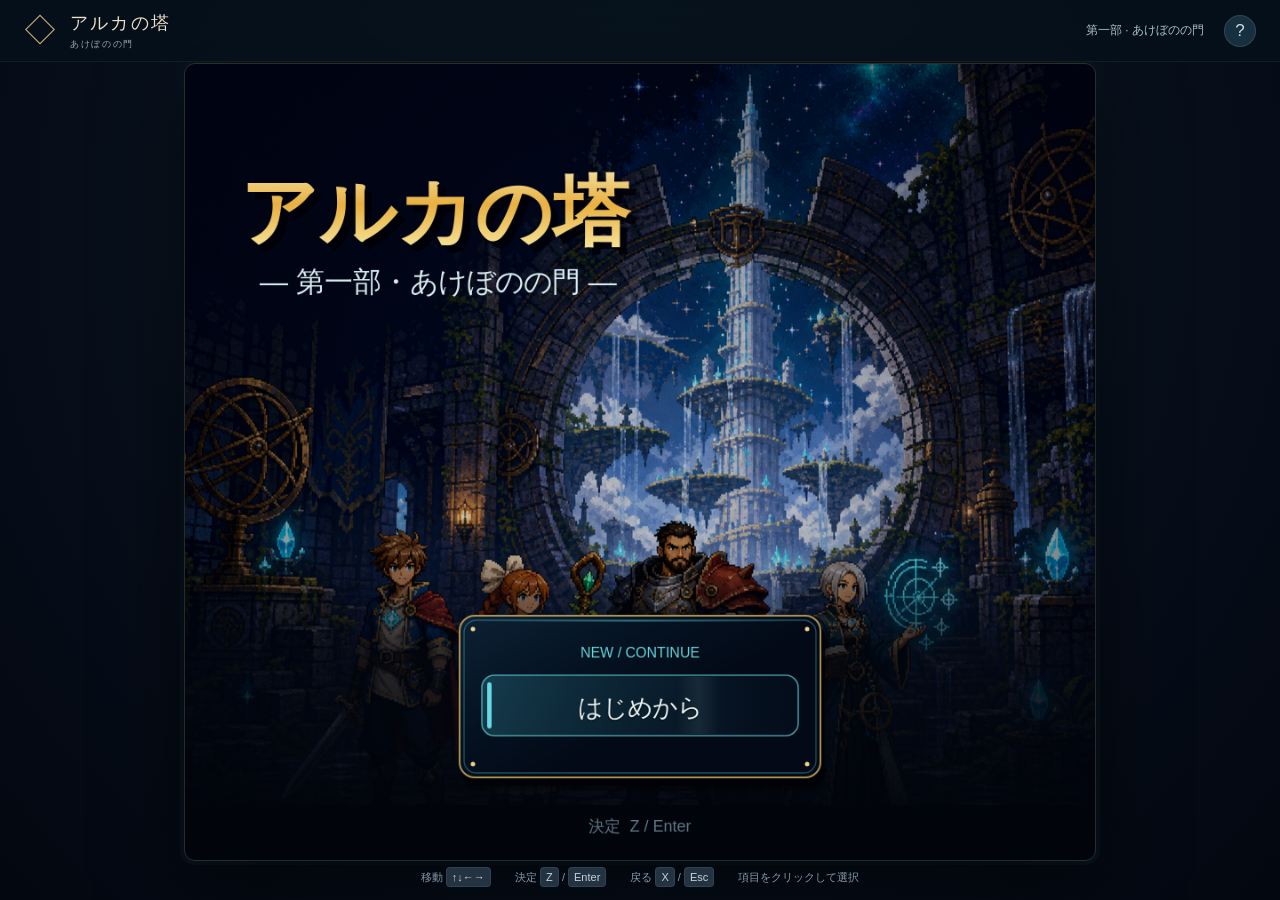
<file: index.html>
<!DOCTYPE html>
<html lang="ja">
<head>
<meta charset="UTF-8">
<meta name="viewport" content="width=device-width, initial-scale=1.0, user-scalable=no, viewport-fit=cover">
<title>アルカの塔 第一部 〜あけぼのの門〜</title>
<link rel="preload" as="image" href="assets/title-keyart-v3.png">
<link rel="preload" as="image" href="assets/v5/hero-field-v5.webp">
<style>
  * { margin: 0; padding: 0; box-sizing: border-box; }
  html, body {
    width: 100%; height: 100%;
    background: #000;
    overflow: hidden;
    touch-action: none;
    overscroll-behavior: none;
    -webkit-user-select: none; user-select: none;
  }
  #wrap {
    width: 100%; height: 100%;
    display: flex; align-items: center; justify-content: center;
    background: radial-gradient(circle at 50% 35%, #101c35 0, #050711 52%, #000 100%);
  }
  canvas {
    image-rendering: auto;
    background: #000;
    box-shadow: 0 0 0 1px #2d3b57, 0 0 46px rgba(44,94,151,.32), 0 18px 54px #000;
  }
  #hint {
    position: fixed; bottom: 6px; left: 0; right: 0;
    text-align: center;
    color: #74849b; font-family: monospace; font-size: 11px;
    pointer-events: none;
  }
  #touch-controls {
    display: none;
    position: fixed; z-index: 20; inset: 0;
    pointer-events: none;
  }
  .touch-ui #touch-controls { display: block; }
  .touch-ui #hint { display: none; }
  #move-zone {
    position: absolute; z-index: 1; inset: 0 42% 0 0;
    pointer-events: auto; touch-action: none;
  }
  #move-zone::after {
    content: "左側の好きな位置をタッチして移動";
    position: absolute; left: max(14px, env(safe-area-inset-left));
    bottom: max(10px, calc(env(safe-area-inset-bottom) + 4px));
    color: rgba(220,230,239,.42); font: 600 10px/1 sans-serif;
    text-shadow: 0 1px 3px #000; white-space: nowrap;
    transition: opacity .25s ease;
  }
  #move-zone.was-used::after { opacity: 0; }
  #floating-stick {
    display: none; position: absolute; width: 116px; height: 116px;
    margin: -58px 0 0 -58px; border-radius: 50%;
    border: 2px solid rgba(222,190,111,.72);
    background: radial-gradient(circle, rgba(57,105,123,.20) 0 36%, rgba(7,20,35,.58) 38% 100%);
    box-shadow: inset 0 0 0 3px rgba(74,135,151,.35), 0 8px 22px rgba(0,0,0,.65);
    backdrop-filter: blur(5px); -webkit-backdrop-filter: blur(5px);
    pointer-events: none;
  }
  #floating-stick.is-visible { display: block; }
  #stick-knob {
    position: absolute; left: 50%; top: 50%; width: 48px; height: 48px;
    margin: -24px 0 0 -24px; border-radius: 50%;
    border: 2px solid rgba(245,221,157,.92); background: rgba(34,92,112,.88);
    box-shadow: inset 0 0 0 2px rgba(147,208,215,.38), 0 3px 9px rgba(0,0,0,.65);
    will-change: transform;
  }
  .touch-actions {
    position: absolute;
    right: max(14px, env(safe-area-inset-right));
    bottom: max(28px, calc(env(safe-area-inset-bottom) + 20px));
    display: flex; align-items: flex-end; gap: 10px;
    pointer-events: auto; opacity: .48;
    filter: drop-shadow(0 8px 15px rgba(0,0,0,.65));
    transition: opacity .12s ease, filter .12s ease;
  }
  .touch-actions.is-active { opacity: .96; filter: drop-shadow(0 6px 12px rgba(0,0,0,.8)); }
  .touch-button {
    width: 54px; height: 54px; border-radius: 50%;
    border: 2px solid rgba(222,190,111,.9); color: #fff; background: rgba(9,25,42,.76);
    box-shadow: inset 0 0 0 2px rgba(79,139,156,.82), 0 3px 10px rgba(0,0,0,.55);
    font: 700 18px/1 sans-serif; -webkit-tap-highlight-color: transparent;
    touch-action: none; backdrop-filter: blur(5px); -webkit-backdrop-filter: blur(5px);
  }
  .touch-button:active, .touch-button.is-held { background: rgba(46,116,137,.96); transform: translateY(2px) scale(.97); }
  .touch-button.ok { width: 70px; height: 70px; background: rgba(92,37,47,.82); }
  .touch-button.cancel { font-size: 13px; }
  @media (orientation: landscape) and (max-height: 600px) {
    .touch-ui .touch-actions { right: max(10px, env(safe-area-inset-right)); bottom: max(14px, env(safe-area-inset-bottom)); opacity: .42; }
    .touch-ui .touch-actions.is-active { opacity: .94; }
    .touch-ui .touch-button { width: 48px; height: 48px; }
    .touch-ui .touch-button.ok { width: 62px; height: 62px; }
  }
</style>
<link rel="stylesheet" href="css/presentation-v7.css?v=2">
</head>
<body>
<header id="game-header"><div class="game-brand"><span class="tower-mark" aria-hidden="true">◇</span><span>アルカの塔<small>あけぼのの門</small></span></div><span id="scene-label">第一部 · あけぼのの門</span><button id="help-button" aria-label="操作ガイドと表示設定">?</button></header>
<div id="wrap"><canvas id="screen" width="1024" height="896"></canvas></div>
<div id="hint"><span>移動 <kbd>↑↓←→</kbd></span><span>決定 <kbd>Z</kbd> / <kbd>Enter</kbd></span><span>戻る <kbd>X</kbd> / <kbd>Esc</kbd></span><span>項目をクリックして選択</span></div>
<div id="mobile-guide"><span id="control-help">左側の好きな位置からスライドして移動</span><small id="mobile-note">指に追従するフローティング操作</small></div>
<div id="touch-controls" aria-label="ゲーム操作">
  <div id="move-zone" aria-label="好きな位置から移動">
    <div id="floating-stick" aria-hidden="true"><div id="stick-knob"></div></div>
  </div>
  <div class="touch-actions">
    <button class="touch-button cancel" data-key="cancel" aria-label="戻る・メニュー">戻る<br>メニュー</button>
    <button class="touch-button ok" data-key="ok" aria-label="決定・話す">決定</button>
  </div>
</div>
<dialog id="help-panel" aria-labelledby="help-title"><button id="help-close" aria-label="ガイドを閉じる">×</button><span class="guide-eyebrow">ADVENTURE GUIDE</span><h1 id="help-title">冒険の操作</h1><p>移動は方向キー、または画面左側を好きな位置からスライド。指を離すと止まります。</p><p>メニューや戦闘では項目を直接タップして選択し、もう一度タップすると決定します。画面の上下スライド、方向キーの長押しでも選べます。</p><p>決定は <kbd>Z</kbd> / <kbd>Enter</kbd>、戻る・メニューは <kbd>X</kbd> / <kbd>Esc</kbd>。会話は画面をタップしても進められます。</p><label class="motion-option"><input type="checkbox" id="gentle-motion">画面の揺れや演出を控えめにする</label><small>歩行や移動の滑らかさは保ちます。</small></dialog>
<script src="js/audio.js?v=2"></script>
<script src="js/art-v3.js?v=7"></script>
<script src="js/chars-v3.js?v=6"></script>
<script src="js/data.js?v=9"></script>
<script src="js/maps.js?v=17"></script>
<script src="js/battle.js?v=27"></script>
<script src="js/game.js?v=55"></script>
<script src="js/ui-v7.js?v=3"></script>
<script src="js/controls-v7.js?v=3"></script>
</body>
</html>
</file>
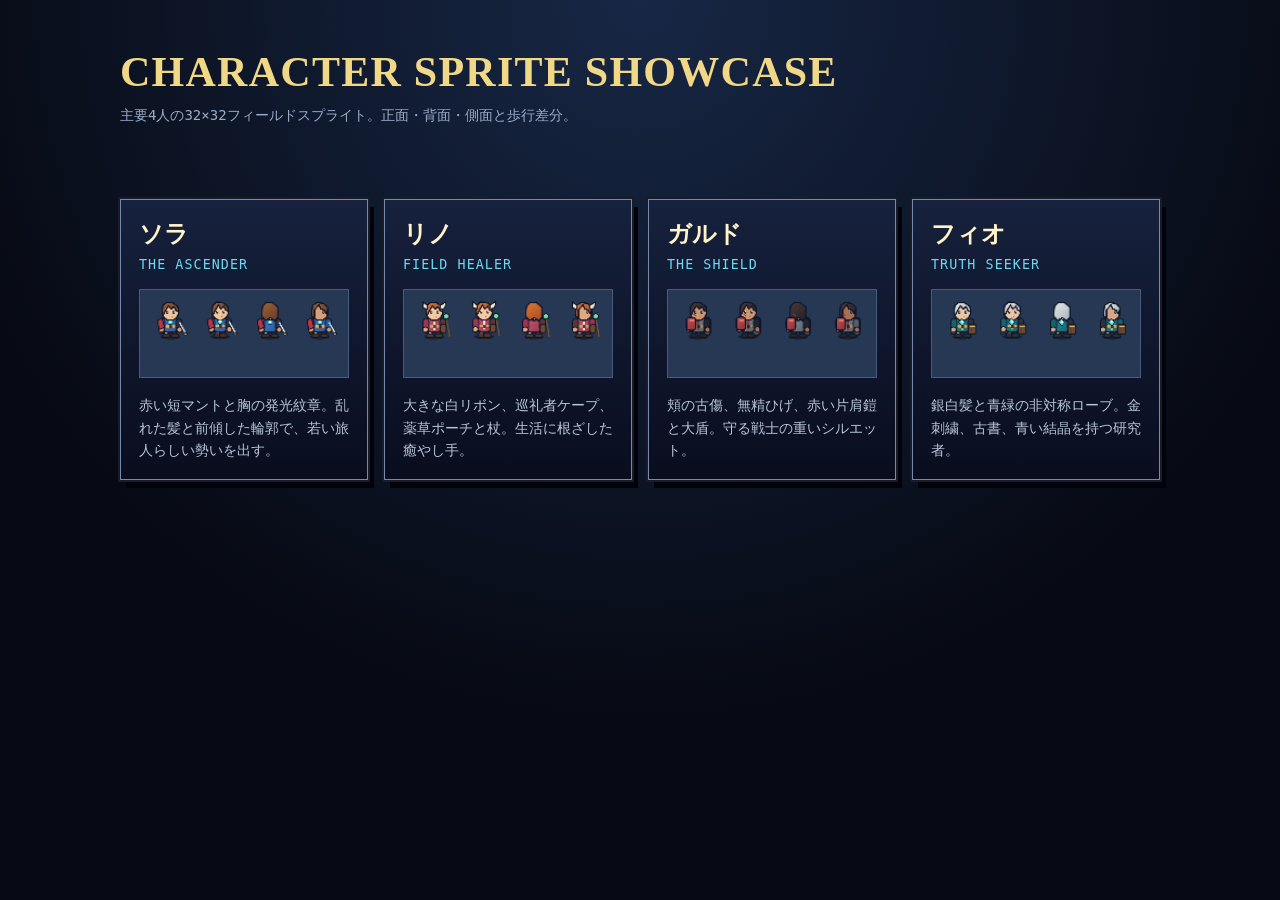
<file: docs/character-showcase.html>
<!DOCTYPE html>
<html lang="ja">
<head>
<meta charset="UTF-8">
<meta name="viewport" content="width=device-width,initial-scale=1">
<title>アルカの塔 — Character Sprite Showcase</title>
<style>
  :root { color-scheme: dark; font-family: "Hiragino Kaku Gothic ProN", monospace; }
  * { box-sizing: border-box; }
  body { margin: 0; min-height: 100vh; color: #eef4ff; background: radial-gradient(circle at 50% 0, #172745, #070a14 65%); }
  main { width: min(1040px, calc(100% - 32px)); margin: auto; padding: 48px 0 64px; }
  h1 { margin: 0; font: 700 clamp(24px, 4vw, 42px)/1.15 "Hiragino Mincho ProN", serif; letter-spacing: .03em; color: #f1d887; }
  .lead { color: #9badca; margin: 8px 0 28px; }
  .grid { display: grid; grid-template-columns: repeat(auto-fit, minmax(220px, 1fr)); gap: 16px; }
  article { border: 1px solid #7589ac; outline: 2px solid #171b2a; background: linear-gradient(#16213d, #090d1e); padding: 18px; box-shadow: 6px 8px 0 #02030a; }
  h2 { margin: 0 0 4px; color: #fff4c6; }
  small { color: #6ed9f1; letter-spacing: .08em; }
  canvas { display: block; width: 100%; height: auto; margin: 16px 0; background: #263853; image-rendering: auto; border: 1px solid #465b7d; }
  p { min-height: 4.8em; margin: 0; color: #b9c6da; line-height: 1.6; font-size: 14px; }
</style>
</head>
<body>
<main>
  <h1>CHARACTER SPRITE SHOWCASE</h1>
  <p class="lead">主要4人の32×32フィールドスプライト。正面・背面・側面と歩行差分。</p>
  <section class="grid" id="grid"></section>
</main>
<script src="../js/art-v3.js?v=6"></script>
<script src="../js/chars-v3.js?v=6"></script>
<script>
  Art.init(); CharGen.install();
  const CHARS = [
    ['hero', 'ソラ', 'THE ASCENDER', '赤い短マントと胸の発光紋章。乱れた髪と前傾した輪郭で、若い旅人らしい勢いを出す。'],
    ['rino', 'リノ', 'FIELD HEALER', '大きな白リボン、巡礼者ケープ、薬草ポーチと杖。生活に根ざした癒やし手。'],
    ['gald', 'ガルド', 'THE SHIELD', '頬の古傷、無精ひげ、赤い片肩鎧と大盾。守る戦士の重いシルエット。'],
    ['fio', 'フィオ', 'TRUTH SEEKER', '銀白髪と青緑の非対称ローブ。金刺繍、古書、青い結晶を持つ研究者。'],
  ];
  const grid = document.getElementById('grid');
  for (const [id, name, role, desc] of CHARS) {
    const article = document.createElement('article');
    article.innerHTML = `<h2>${name}</h2><small>${role}</small><canvas width="192" height="80"></canvas><p>${desc}</p>`;
    const c = article.querySelector('canvas'), g = c.getContext('2d');
    g.imageSmoothingEnabled = true;
    g.imageSmoothingQuality = 'high';
    const frames = ['d0','d1','u0','r0'];
    for (let i = 0; i < 4; i++) {
      const key = `${id}_${frames[i]}`;
      const sprite = Art.get(key);
      if (sprite) g.drawImage(sprite, 8 + i * 46, 8, 40, 40);
    }
    grid.appendChild(article);
  }
</script>
</body>
</html>
</file>
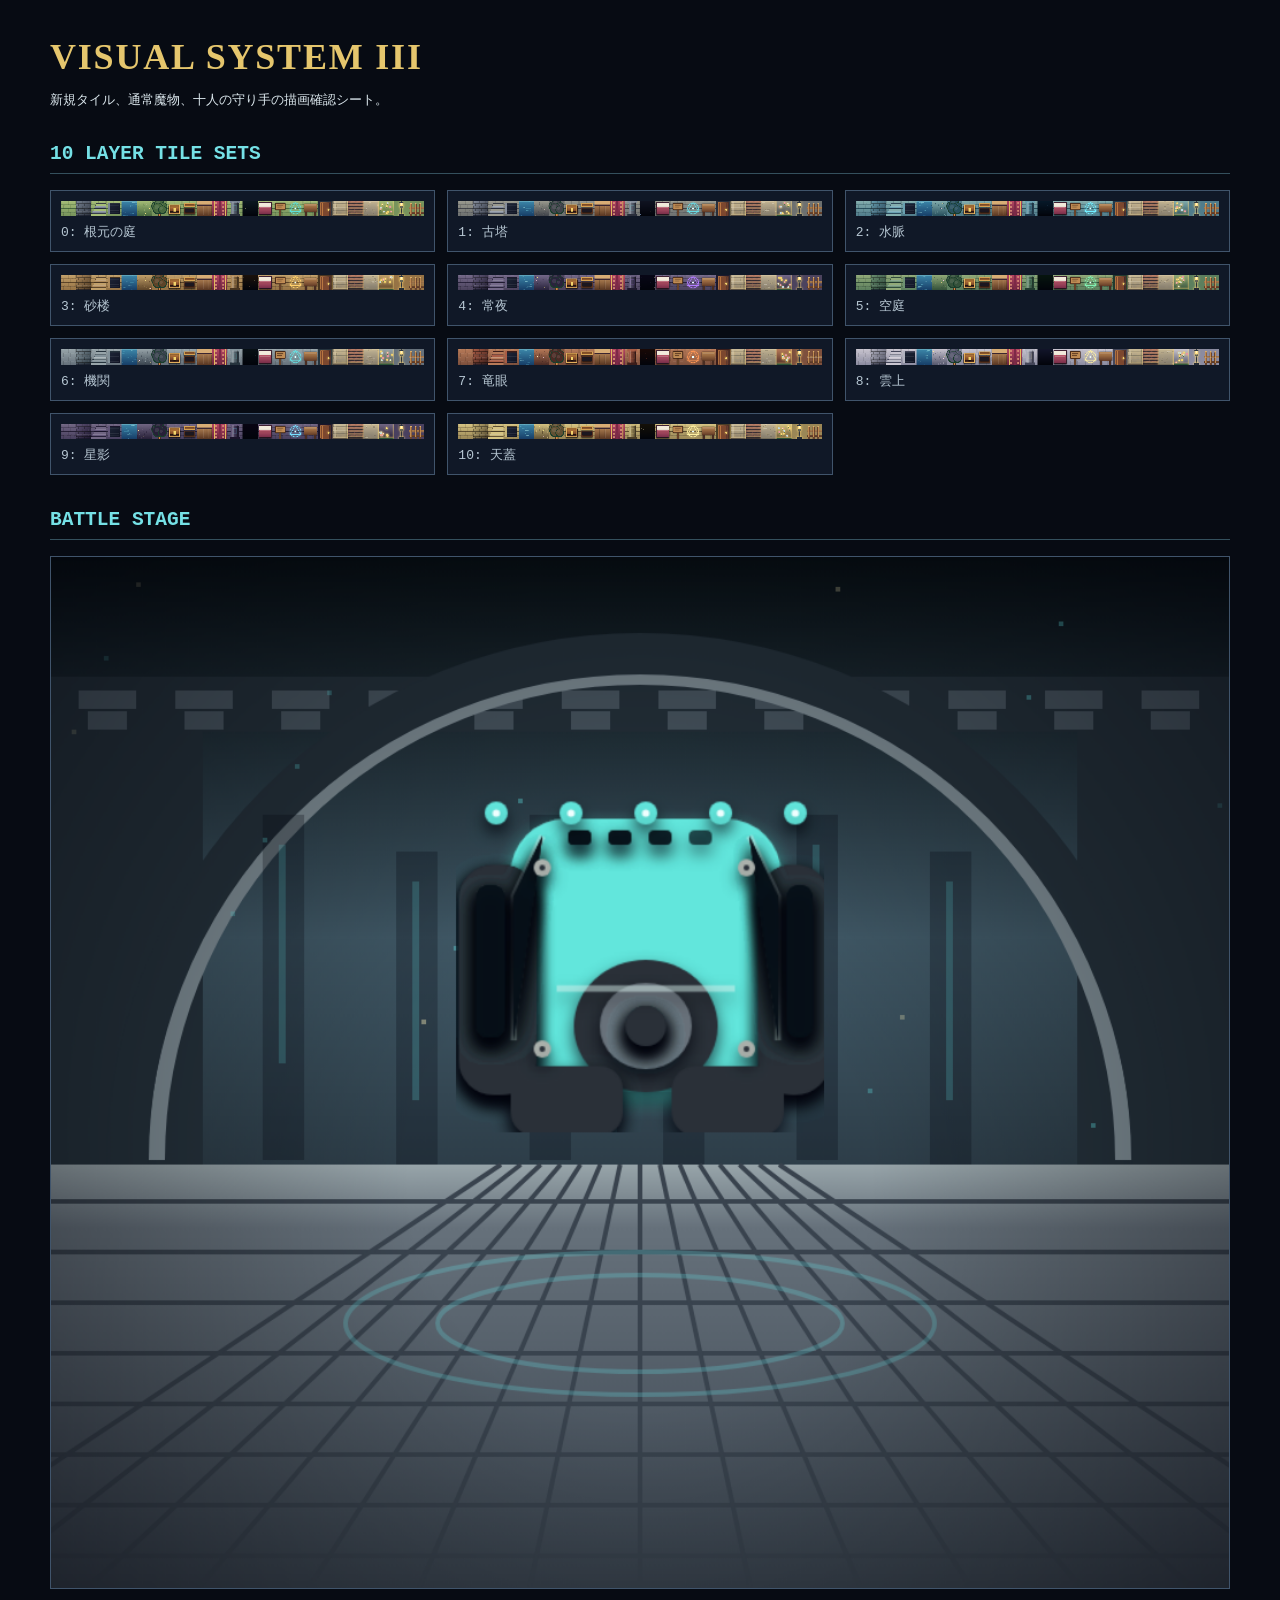
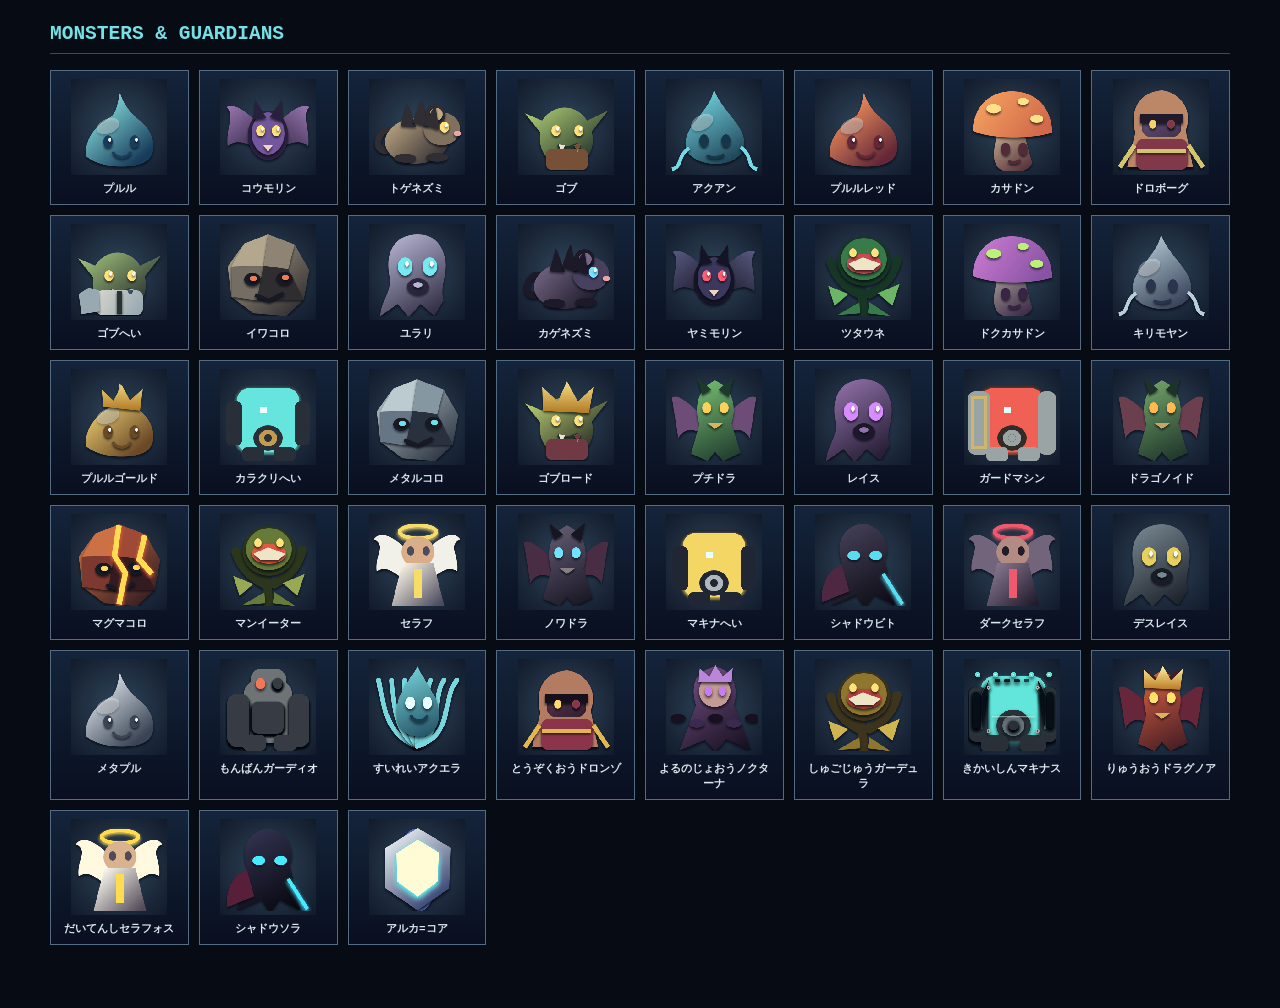
<file: docs/visual-showcase.html>
<!DOCTYPE html><html lang="ja"><head><meta charset="UTF-8"><meta name="viewport" content="width=device-width,initial-scale=1">
<title>アルカの塔 Visual System III</title><style>
*{box-sizing:border-box}body{margin:0;background:#070b13;color:#dce8ee;font-family:monospace}main{width:min(1180px,calc(100% - 32px));margin:auto;padding:36px 0 60px}h1{margin:0;color:#e5c66d;font:700 36px serif;letter-spacing:.05em}h2{margin-top:34px;color:#75e1e6;border-bottom:1px solid #34505d;padding-bottom:8px}.grid{display:grid;grid-template-columns:repeat(auto-fit,minmax(136px,1fr));gap:10px}.card{background:linear-gradient(#14243a,#090f20);border:1px solid #536c84;padding:8px;text-align:center}.card canvas{width:96px;height:96px;image-rendering:auto;background:radial-gradient(circle,#30465b,#111a2a);display:block;margin:auto}.card b{display:block;margin-top:6px;font-size:11px}.tiles{display:grid;grid-template-columns:repeat(auto-fit,minmax(340px,1fr));gap:12px}.tier{background:#101827;border:1px solid #40546b;padding:10px}.tier canvas{width:100%;height:auto;image-rendering:auto;display:block}.tier span{display:block;margin-top:7px;color:#b6c6d2}.battle{width:100%;height:auto;display:block;border:1px solid #40546b}</style></head>
<body><main><h1>VISUAL SYSTEM III</h1><p>新規タイル、通常魔物、十人の守り手の描画確認シート。</p><h2>10 LAYER TILE SETS</h2><section class="tiles" id="tiles"></section><h2>BATTLE STAGE</h2><canvas class="battle" id="battle" width="1024" height="896"></canvas><h2>MONSTERS &amp; GUARDIANS</h2><section class="grid" id="sprites"></section></main>
<script src="../js/art-v3.js?v=7"></script><script src="../js/data.js?v=3"></script><script>
Art.init();const ts=document.getElementById('tiles');for(let i=0;i<Art.TIER_THEMES.length;i++){const d=document.createElement('div');d.className='tier';const c=document.createElement('canvas');c.width=1536;c.height=64;const g=c.getContext('2d');g.imageSmoothingEnabled=true;g.drawImage(Art.getTileSheet(i),0,0);d.append(c);const s=document.createElement('span');s.textContent=`${i}: ${Art.TIER_THEMES[i].name}`;d.append(s);ts.append(d)}
const bc=document.getElementById('battle'),bg=bc.getContext('2d');bg.scale(2,2);Art.drawBattleBackdrop(bg,6,1.4);const bm=Art.get('b_makinas');bg.drawImage(bm,176,90,160,160);
const seen=new Set(),box=document.getElementById('sprites');for(const m of Object.values(MONSTERS)){if(seen.has(m.spr))continue;seen.add(m.spr);const d=document.createElement('div');d.className='card';const c=document.createElement('canvas');c.width=96;c.height=96;const g=c.getContext('2d');g.imageSmoothingEnabled=false;const im=Art.get(m.spr);if(im){const sc=Math.min(88/im.width,88/im.height);g.drawImage(im,48-im.width*sc/2,48-im.height*sc/2,im.width*sc,im.height*sc)}d.append(c);const b=document.createElement('b');b.textContent=m.name;d.append(b);box.append(d)}
</script></body></html>
</file>
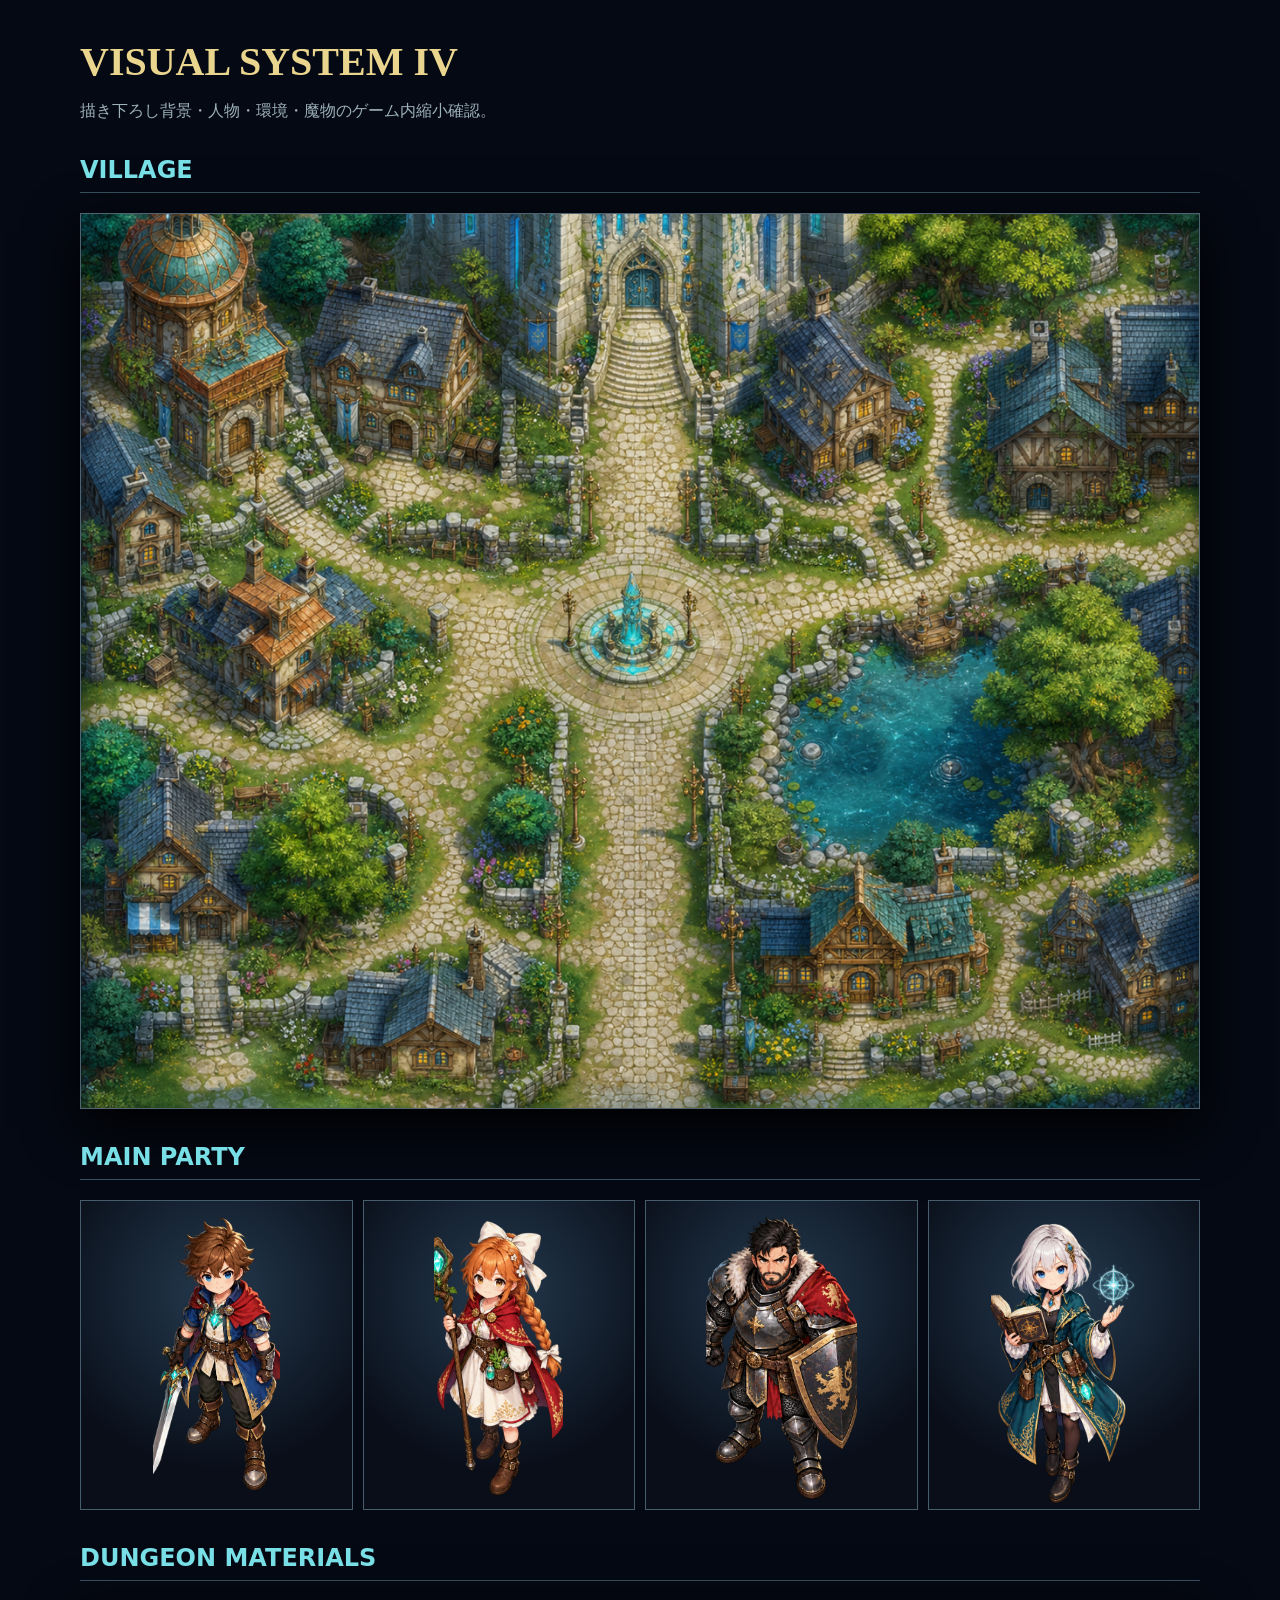
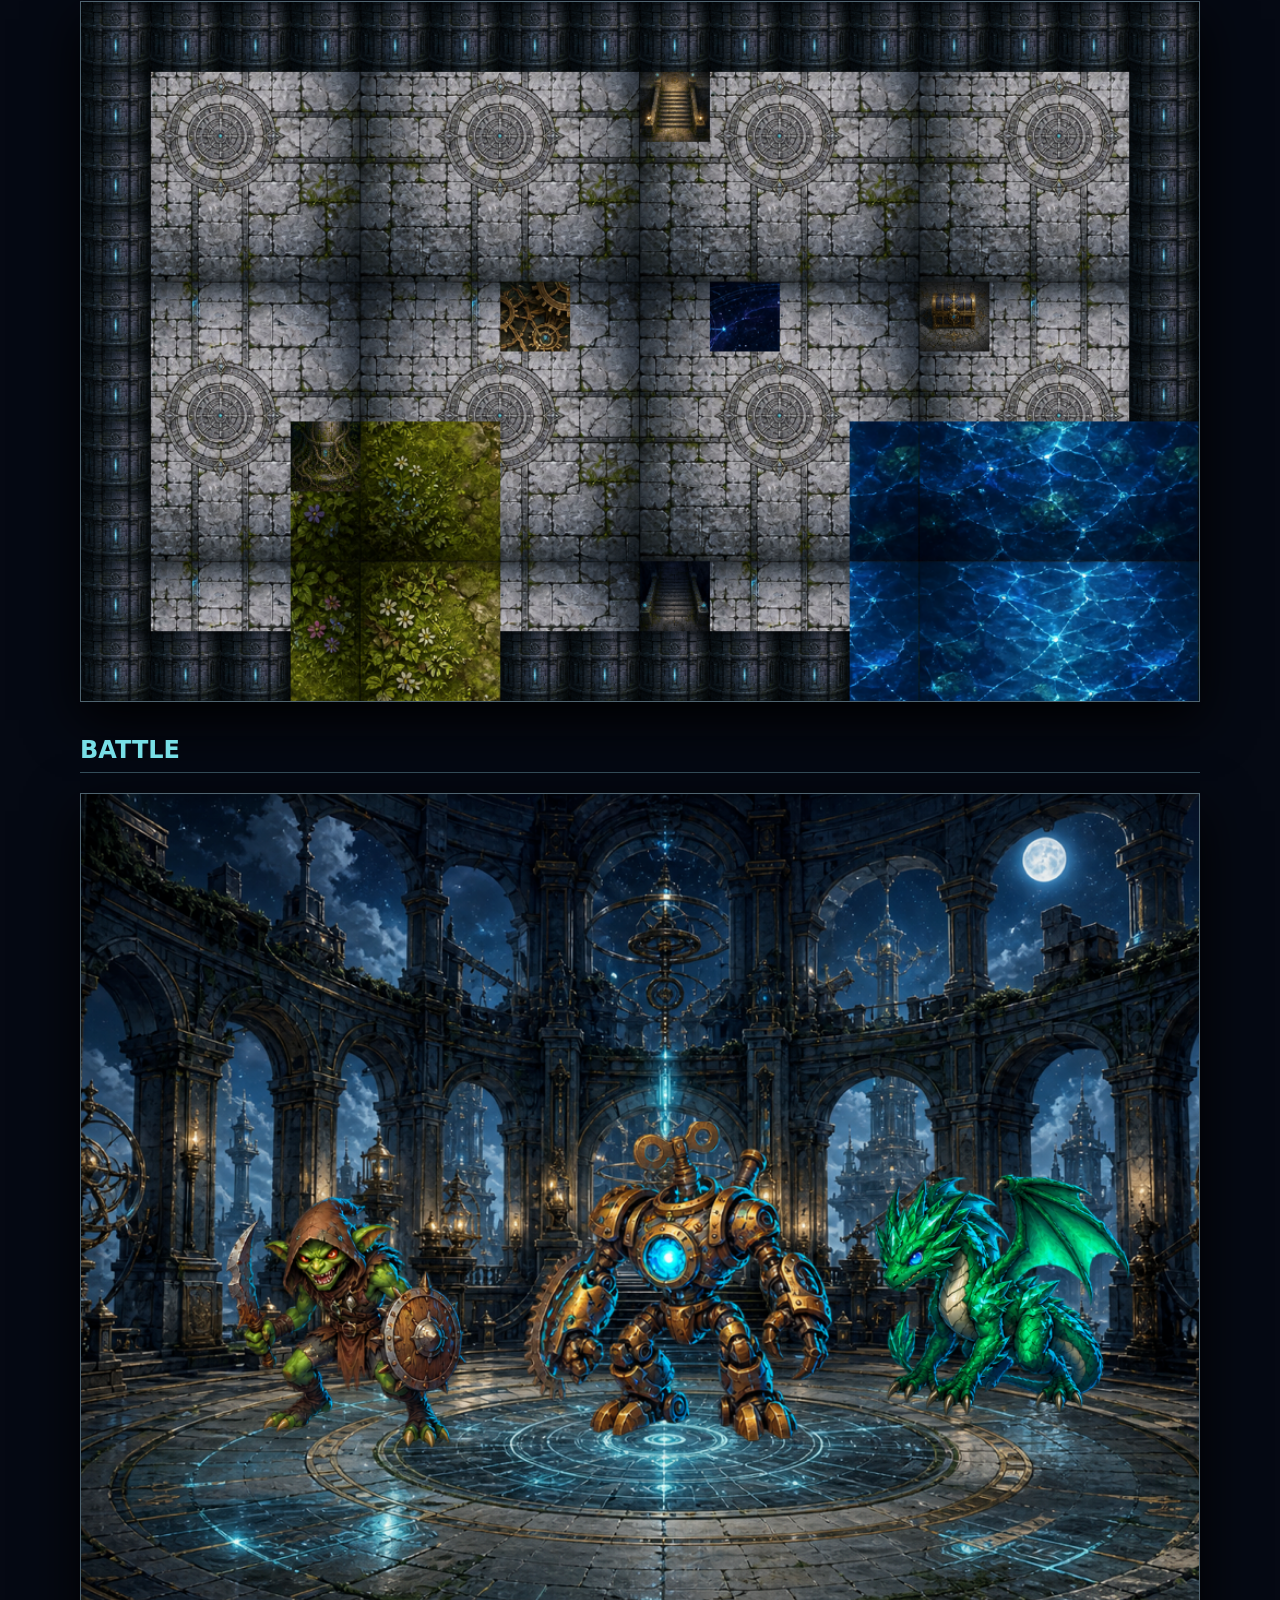
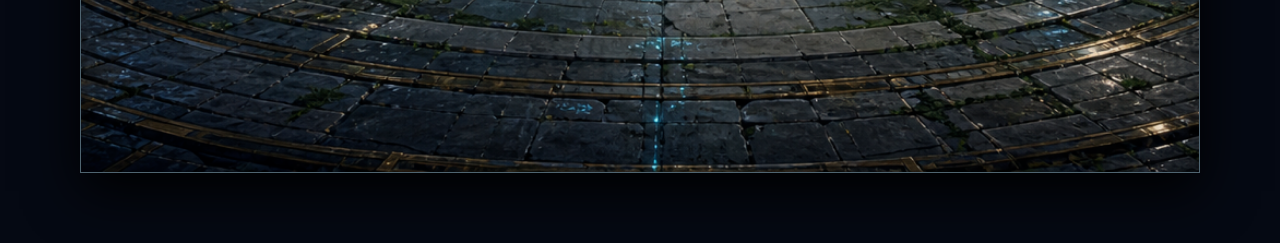
<file: docs/visual-system-iv-preview.html>
<!doctype html><html lang="ja"><head><meta charset="utf-8"><meta name="viewport" content="width=device-width,initial-scale=1">
<title>アルカの塔 Visual System IV</title><style>
*{box-sizing:border-box}body{margin:0;background:#050913;color:#e9f2ef;font-family:system-ui,sans-serif}main{width:min(1120px,calc(100% - 32px));margin:auto;padding:38px 0 70px}h1{margin:0;color:#ead58e;font:700 40px serif}p{color:#9db1bb}h2{margin-top:34px;color:#78dfe6;border-bottom:1px solid #36515e;padding-bottom:8px}.wide{width:100%;height:auto;display:block;border:1px solid #4f6470;box-shadow:0 18px 50px #000}.party{display:grid;grid-template-columns:repeat(4,1fr);gap:10px}.party div{height:310px;background:radial-gradient(circle at 50% 30%,#243a4e,#090e19 70%);border:1px solid #465d6b;display:flex;align-items:flex-end;justify-content:center;overflow:hidden}.party img{max-width:95%;max-height:98%;object-fit:contain}canvas{image-rendering:auto}
</style></head><body><main><h1>VISUAL SYSTEM IV</h1><p>描き下ろし背景・人物・環境・魔物のゲーム内縮小確認。</p>
<h2>VILLAGE</h2><img class="wide" src="../assets/village-bg-v4.png">
<h2>MAIN PARTY</h2><section class="party"><div><img src="../assets/hero-v4.png"></div><div><img src="../assets/rino-v4.png"></div><div><img src="../assets/gald-v4.png"></div><div><img src="../assets/fio-v4.png"></div></section>
<h2>DUNGEON MATERIALS</h2><canvas class="wide" id="dungeon" width="1024" height="640"></canvas>
<h2>BATTLE</h2><canvas class="wide" id="battle" width="1024" height="896"></canvas>
</main><script>
const env=new Image(),mon=new Image(),bg=new Image();env.src='../assets/environment-atlas-v4.png';mon.src='../assets/monster-atlas-v4.png';bg.src='../assets/battle-bg-v4.png';
Promise.all([env,mon,bg].map(im=>new Promise(r=>{im.onload=r}))).then(()=>{
 const c=document.querySelector('#dungeon'),g=c.getContext('2d'),s=env.width/4,cols=16,rows=10;
 const tile=(i,x,y)=>{const ax=(i%4)*s,ay=Math.floor(i/4)*s,material=i===0||i===4||i===5||i>=9;if(material){const p=s/4;g.drawImage(env,ax+(x&3)*p,ay+(y&3)*p,p,p,x*64,y*64,64,64)}else g.drawImage(env,ax,ay,s,s,x*64,y*64,64,64)};
 for(let y=0;y<rows;y++)for(let x=0;x<cols;x++){let i=(x===0||y===0||x===cols-1||y===rows-1)?1:0;if(x>10&&y>5)i=4;if(x>2&&x<6&&y>5)i=5;tile(i,x,y)}
 tile(2,8,1);tile(3,8,8);tile(6,3,6);tile(7,12,4);tile(9,6,4);tile(11,9,4);
 const b=document.querySelector('#battle'),q=b.getContext('2d');q.drawImage(bg,0,0,1024,896);const ms=mon.width/4;
 const monster=(i,x,y,w)=>q.drawImage(mon,(i%4)*ms,Math.floor(i/4)*ms,ms,ms,x,y,w,w);
 monster(2,102,350,260);monster(7,390,300,310);monster(8,715,340,250);
});
</script></body></html>
</file>
<file: css/presentation-v7.css>
:root{color-scheme:dark;--ink:#eef3ee;--muted:#96a9b5;--gold:#c6ac75;--stage-width:800px;--stage-height:700px}
body{font-family:-apple-system,BlinkMacSystemFont,'Hiragino Kaku Gothic ProN','Yu Gothic',sans-serif;color:var(--ink)}
#wrap{height:100dvh;padding:64px 20px 40px;background:radial-gradient(ellipse at 50% 25%,#142d3c 0,#070f1b 56%,#030710 100%)}
canvas{border-radius:10px;outline:1px solid #9a845440;box-shadow:0 20px 85px #0009,0 0 0 5px #081420;touch-action:none}
#game-header{position:fixed;z-index:25;left:0;top:0;width:100%;height:62px;display:flex;align-items:center;gap:20px;padding:10px 24px;border-bottom:1px solid #8094a318;background:#06101be0}
.game-brand{display:flex;align-items:center;gap:12px;font-family:'Hiragino Mincho ProN',serif;letter-spacing:.12em;font-size:18px;color:#ece2c8;white-space:nowrap}.game-brand small{display:block;letter-spacing:.18em;font-size:9px;color:var(--muted);margin-top:3px}.tower-mark{font-size:32px;color:var(--gold)}
#scene-label{font-size:12px;color:#a8c0cb;margin-left:auto;overflow:hidden;text-overflow:ellipsis;white-space:nowrap}
#help-button{background:#163040;border:1px solid #a9bcb52d;color:#cfdddf;border-radius:50%;width:32px;height:32px;flex:none;cursor:pointer;font-size:17px}
#hint{display:flex;justify-content:center;align-items:center;gap:24px;bottom:13px;font:11px sans-serif;color:#869caa}kbd{font:inherit;display:inline-block;color:#c5d4d9;background:#233342;min-width:19px;padding:3px 5px;border-radius:4px;border:1px solid #61788b38}
#mobile-guide{display:none}.touch-ui #mobile-guide{display:block;position:fixed;bottom:126px;left:16px;right:16px;text-align:center;pointer-events:none;color:#c4d4da;font-size:12px}.touch-ui #mobile-guide small{display:block;color:#738b9b;font-size:10px;margin-top:8px}
.touch-actions{opacity:.94;gap:16px;bottom:max(26px,calc(env(safe-area-inset-bottom) + 18px));filter:none}.touch-actions.is-active{filter:none}.touch-button{width:60px;height:60px;font-size:13px;letter-spacing:.04em;border:1px solid #a2bec052;background:#112b3ee8;box-shadow:inset 0 1px 0 #fff2,0 5px 22px #0004;backdrop-filter:none}.touch-button.ok{width:78px;height:78px;font-size:16px;background:linear-gradient(150deg,#34767e,#214652);border:1px solid #91c9c6a0}.touch-button.cancel{font-size:12px}.touch-button:active,.touch-button.is-held{background:#32616d;transform:scale(.95)}
#move-zone::after{display:none}#floating-stick{width:112px;height:112px;margin:-56px 0 0 -56px;background:radial-gradient(circle,#42818818,#0b1e2b90);border:1px solid #a8c8bf80;backdrop-filter:none;box-shadow:inset 0 0 0 7px #24495d33}#stick-knob{background:linear-gradient(145deg,#72a5a9b8,#31576bb8);border:1px solid #c0dcd7b0;box-shadow:0 3px 12px #0005}
.canvas-ui #move-zone{pointer-events:none}.canvas-ui canvas{cursor:pointer}
.portrait-game #game-header{height:60px;padding:10px 16px;gap:10px}.portrait-game .game-brand{font-size:16px}.portrait-game .tower-mark{font-size:26px}.portrait-game #scene-label{font-size:10px;max-width:145px}.portrait-game #wrap{align-items:flex-start;padding:88px 8px 0}.portrait-game #mobile-guide{top:calc(108px + var(--stage-height));bottom:auto;font-size:11px}.portrait-game canvas{border-radius:8px}
#help-panel{position:fixed;inset:0;margin:auto;width:min(440px,calc(100vw - 28px));max-height:calc(100dvh - 36px);overflow:auto;border:1px solid #b59a6070;border-radius:18px;padding:32px;background:linear-gradient(160deg,#193343,#071420);color:#dce7e8;box-shadow:0 28px 120px #000b;touch-action:pan-y;font-size:13px;line-height:1.85}#help-panel::backdrop{background:#020812bf;backdrop-filter:blur(5px)}#help-panel h1{font-family:serif;font-size:26px;font-weight:500;margin:6px 0 20px;color:#f0e3c5}#help-panel p{margin:0 0 16px;color:#b7cbd3}.guide-eyebrow{letter-spacing:.2em;font-size:9px;color:#86adae}#help-close{position:absolute;right:14px;top:12px;font-size:24px;color:#b7cbd3;border:0;background:none;padding:4px 10px;cursor:pointer}.motion-option{display:flex;gap:10px;align-items:center;border-top:1px solid #9ab8bb28;padding-top:18px;font-size:12px}.motion-option input{accent-color:#6aacb0;width:18px;height:18px}#help-panel>small{color:#819dab;font-size:10px}
.landscape-game #game-header{height:30px;padding:0 14px;background:none;border:0;pointer-events:none}.landscape-game .game-brand{font-size:11px;gap:5px}.landscape-game .game-brand small,.landscape-game .tower-mark,.landscape-game #scene-label{display:none}.landscape-game #help-button{width:24px;height:24px;font-size:13px;pointer-events:auto;margin-left:auto}.landscape-game #wrap{padding:11px 72px}.landscape-game #mobile-guide{display:none}.landscape-game .touch-actions{right:max(8px,env(safe-area-inset-right));bottom:max(14px,env(safe-area-inset-bottom));gap:10px;flex-direction:column-reverse;opacity:.92}.landscape-game .touch-button{width:48px;height:48px;font-size:10px}.landscape-game .touch-button.ok{width:56px;height:56px;font-size:12px}
@media (prefers-reduced-motion:reduce){*{scroll-behavior:auto!important;transition:none!important}}
</file>
